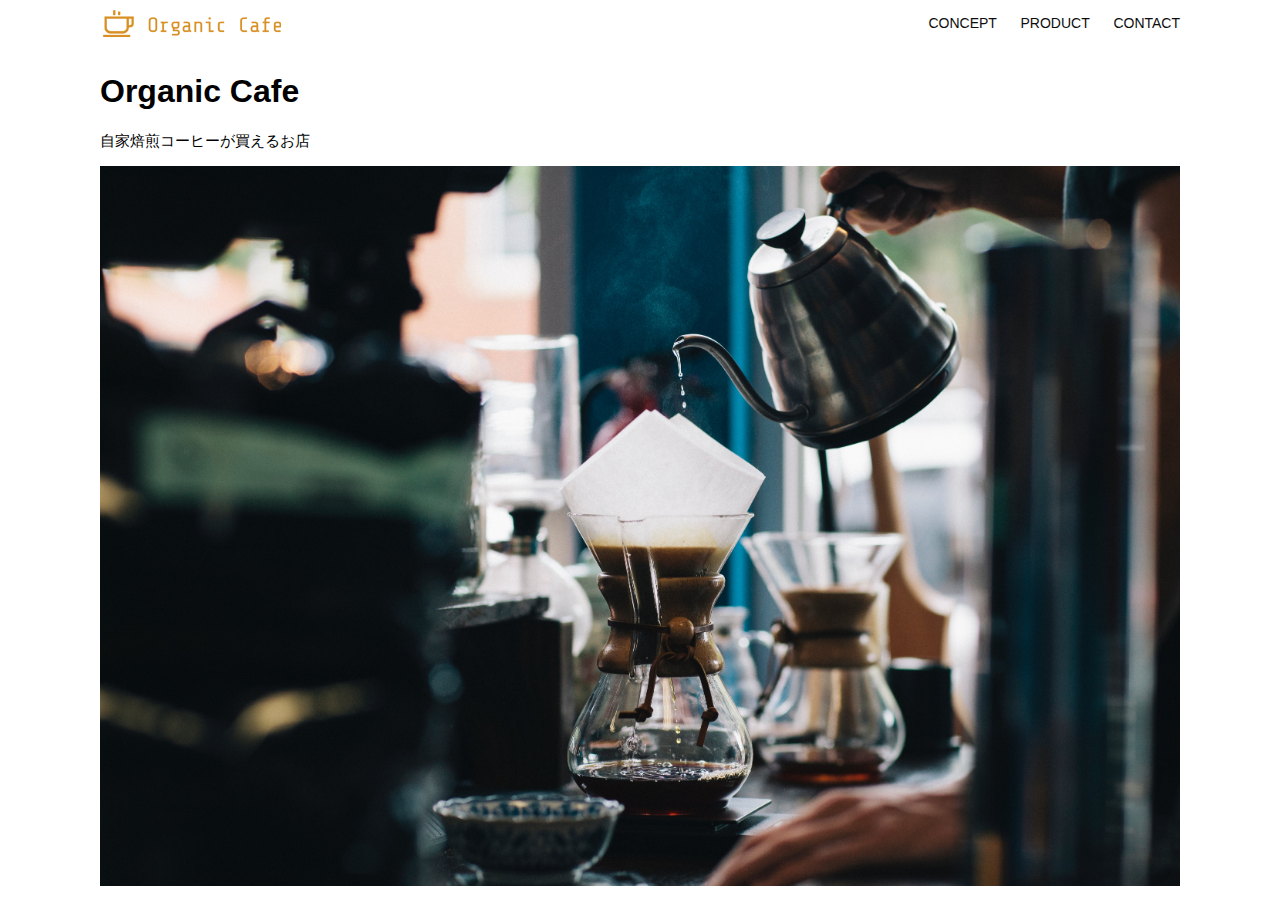
<file: advanced_kadai_013/index.html>
<!DOCTYPE html>
<html>
  <head>
    <title>Organic Cafe</title>
    <meta charset="UTF-8" />
    <meta
      name="description"
      content="自家焙煎のコーヒーがお家で楽しめるOrganic Cafe"
    />
    <meta name="viewport" content="width=device-width, initial-scale=1.0" />
    <link rel="stylesheet" href="style.css" />
  </head>
  <body>
    <!-- ヘッダー -->
    <header>
      <!-- ロゴ -->
      <a href="index.html" id="logo"
        ><img src="images/logo.png" alt="トップページに戻る"
      /></a>

      <!-- PC用ナビゲーション -->
      <nav id="nav-pc">
        <a href="index.html#concept">CONCEPT</a>
        <a href="index.html#product">PRODUCT</a>
        <a href="index.html#contact">CONTACT</a>
      </nav>
      <!-- スマホ用ナビゲーション -->
       <!-- スマホ用メニューボタン -->
     <img id="menu-sp" src="images/button-menu.png" alt="ナビゲーションを開く" onclick="document.getElementById('nav-sp').style.display = 'block'">
 
     <!-- スマホ用ナビゲーション -->
     <nav id="nav-sp">
       <img id="close" src="images/button-close.png" alt="ナビゲーションを閉じる" onclick="document.getElementById('nav-sp').style.display = 'none'">
       <a id="logo-sp" href="index.html" onclick="document.getElementById('nav-sp').style.display = 'none'"><img
           src="images/logo-sp.png" alt="トップページに戻る"></a>
       <a class="menu" href="index.html#concept"
         onclick="document.getElementById('nav-sp').style.display = 'none'">CONCEPT</a>
       <a class="menu" href="index.html#product"
         onclick="document.getElementById('nav-sp').style.display = 'none'">PRODUCT</a>
       <a class="menu" href="index.html#contact"
         onclick="document.getElementById('nav-sp').style.display = 'none'">CONTACT</a>
     </nav>



    </header>
    <main>
      <article>
        <!-- メインビジュアル -->
        <section id="main-visual">
          <div id="main-message">
            <h1>Organic Cafe</h1>
            <p>自家焙煎コーヒーが買えるお店</p>
          </div>
          <img
            src="images/main-image.jpg"
            alt="コーヒーをハンドドリップで淹れる画像"
          />
        </section>
      </article>
    </main>
  </body>
</html>
</file>
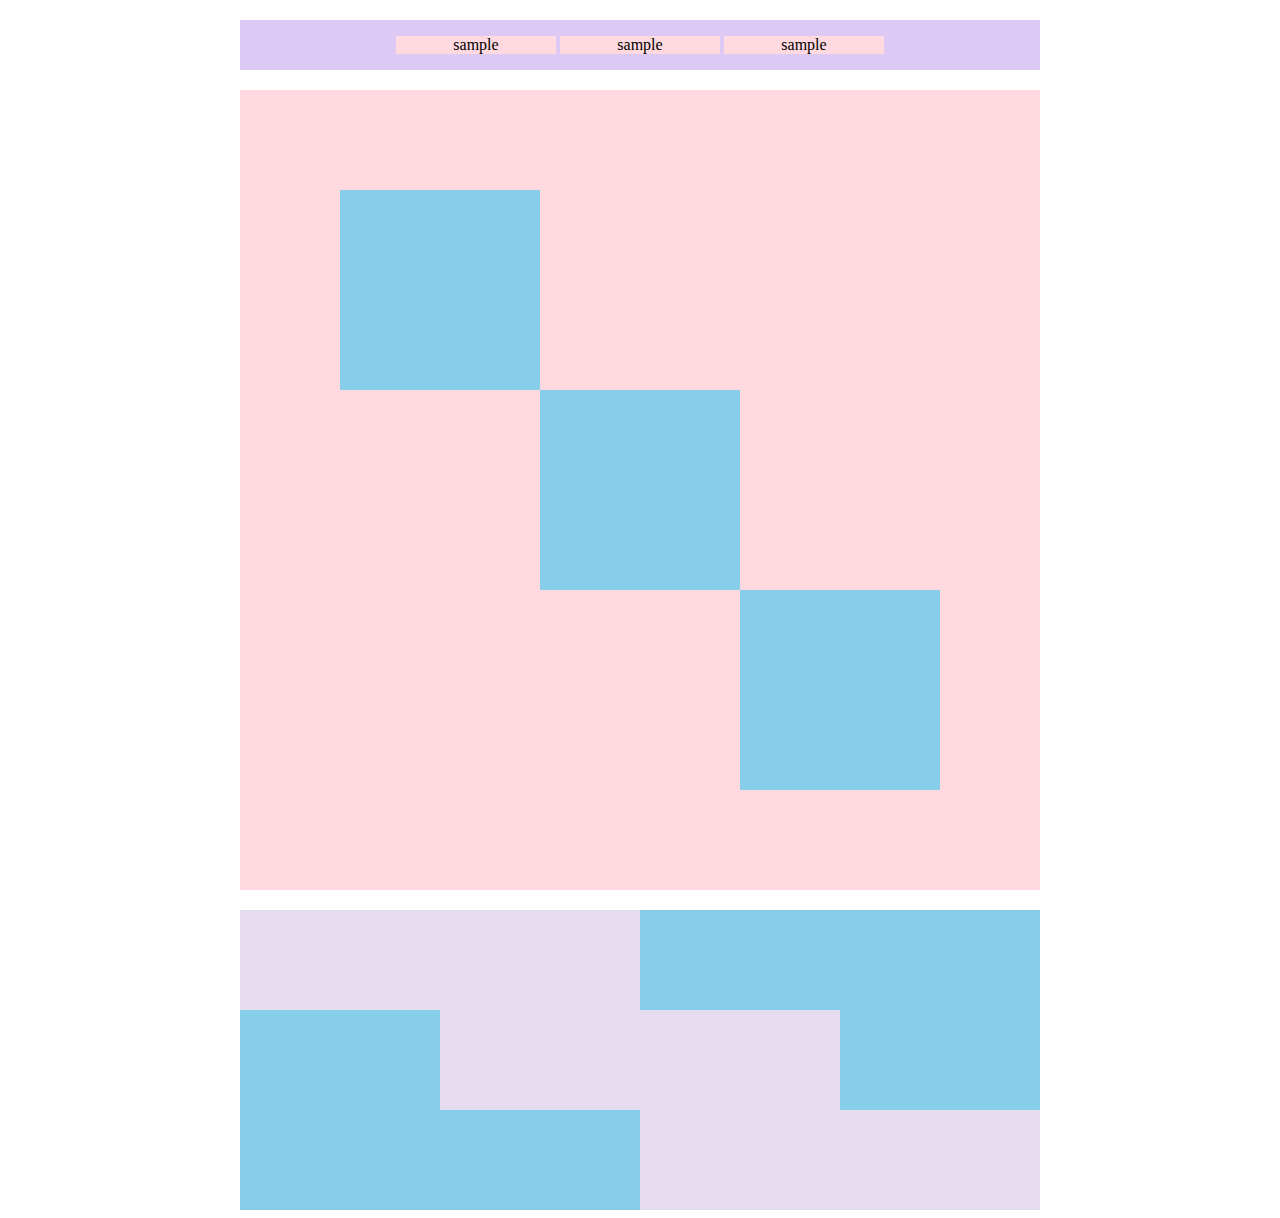
<file: kadai_018/kadai_018.html>
<!DOCTYPE html>
<head>
  <title>18章課題</title>
  <meta name="description" content="このページは18章の課題です。">
  <meta charset="UTF-8"> 
  <link rel="stylesheet" href="kadai_018.css">
</head>
<main>
  <div id="top">
    <p class="top-child">sample</p>
    <p class="top-child">sample</p>
    <p class="top-child">sample</p>
  </div>
  <div id ="middle">
    <div id="middle-child01"> </div>
    <div id="middle-child02"> </div>
    <div id="middle-child03"> </div>
  </div>
  <div id="bottom">
    <div id="bottom-child01"> </div>
    <div id="bottom-child02"> </div>
    <div id="bottom-child03"> </div>
  </div>
  




</main>

</html>
</file>
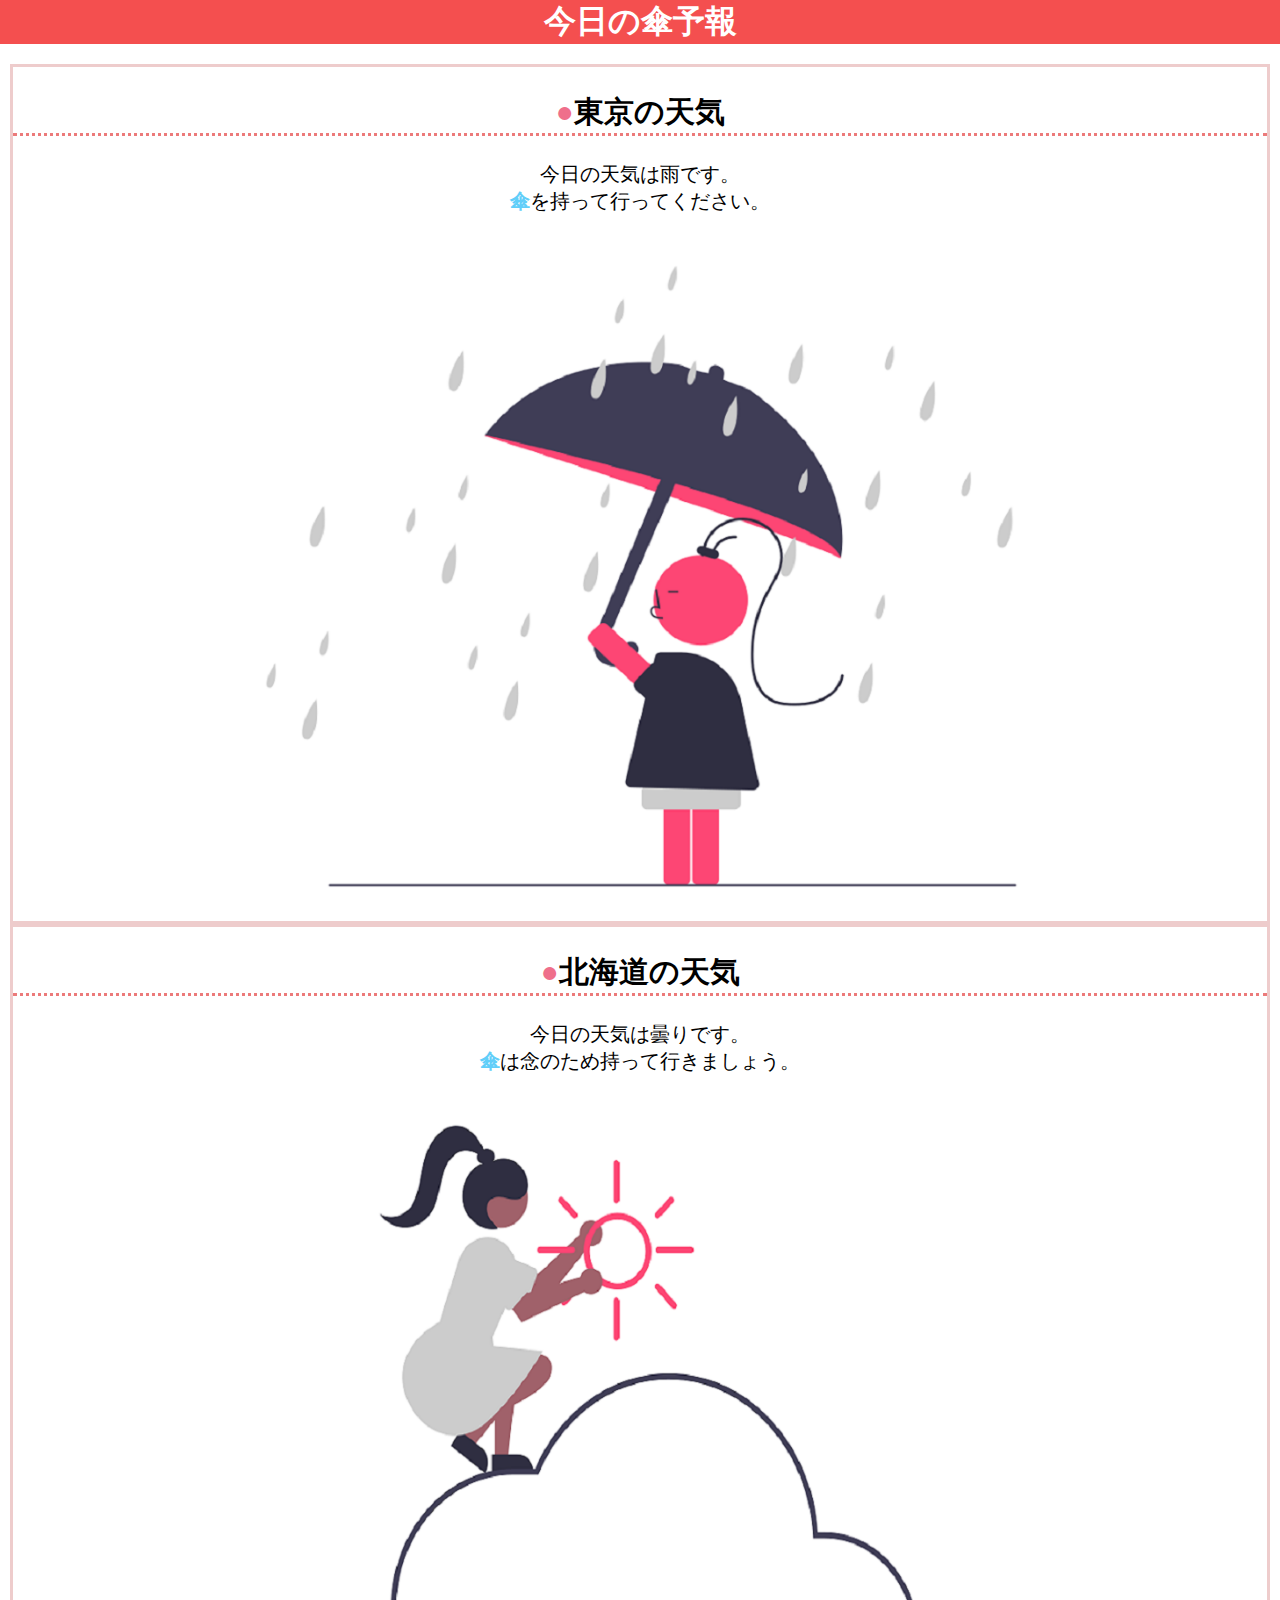
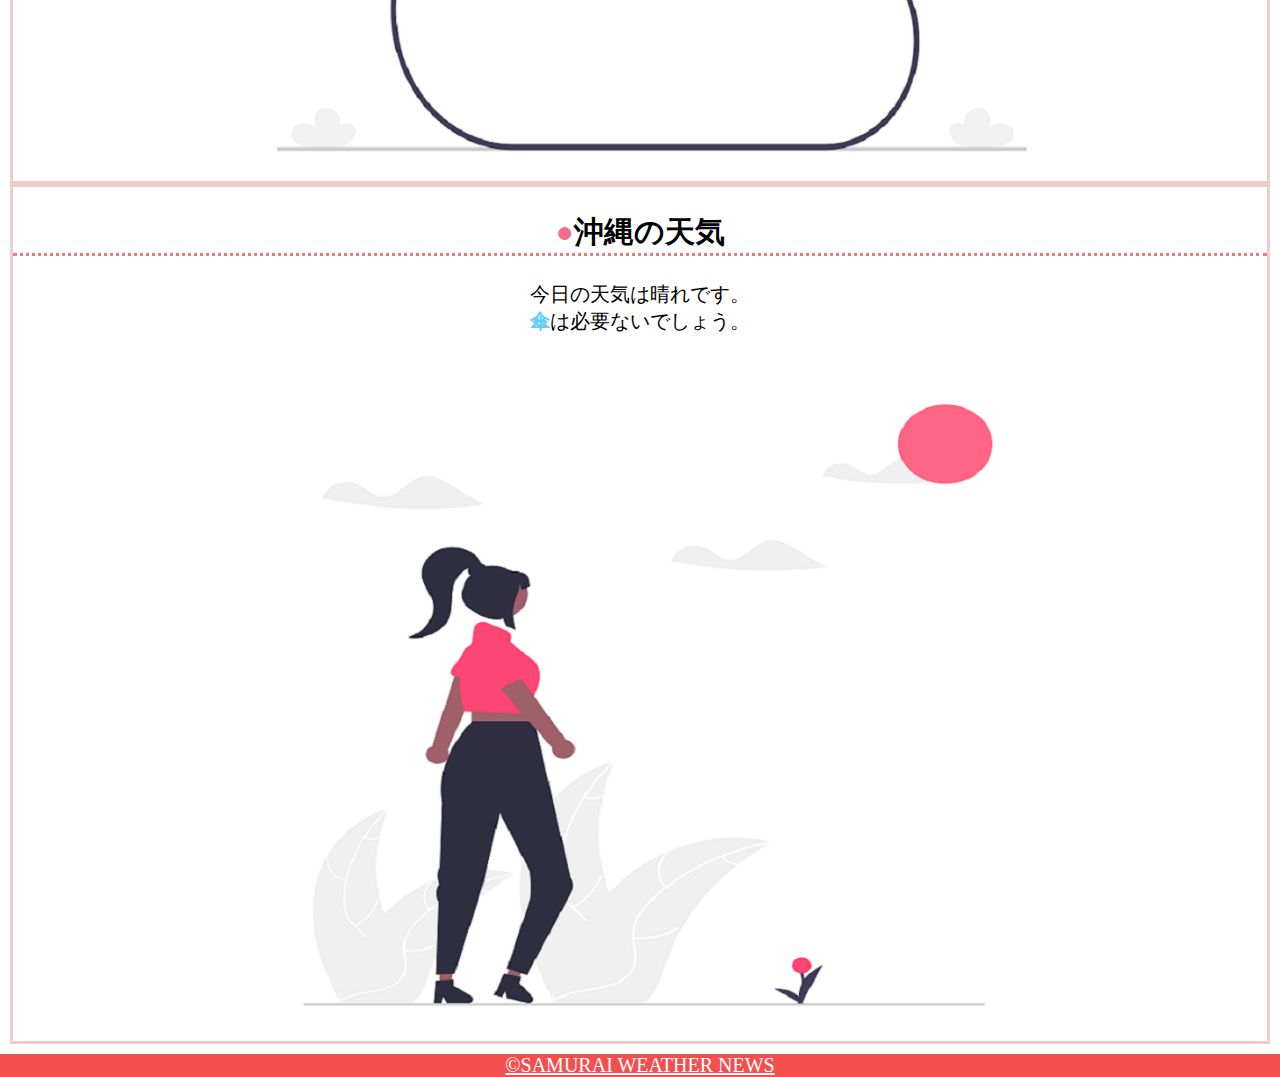
<file: kadai_022/kadai_022.html>
<!DOCTYPE html>
<head>
   <title>22章課題</title>
   <meta name="description" content="このページは22章の課題です。"></meta>
   <meta charset="UTF-8">
   <link rel="stylesheet" href="kadai_022.css">
</head>
<body>
   <header>
    <h1>今日の傘予報</h1>
   </header>
   <main>
    <div id="parent">
      <div class="contents">
        <h2>東京の天気</h2>
        <p>今日の天気は雨です。</p>
        <p>傘を持って行ってください。</p>
        <img src="images/rainy.png">
      </div>
      <div class="contents">
        <h2>北海道の天気</h2>
        <p>今日の天気は曇りです。</p>
        <p>傘は念のため持って行きましょう。</p>
        <img src="images/cloudy.png">
      </div>
      <div class="contents">
        <h2>沖縄の天気</h2>
        <p>今日の天気は晴れです。</p>
        <p>傘は必要ないでしょう。</p>
        <img src="images/sunny.png">
      </div>
    </div>

   </main>
   <footer>
     <a href="https://www.sejuku.net/corp/?_gl=1*uyssa9*_gcl_au*MjAyNjcxNzg2NC4xNzE3NTQ2ODg2*_ga*ODgwOTc1MzMwLjE3MTc1NDY4ODY.*_ga_8Y6TNFRTP7*MTcyMDA5NjAzOC42Ni4xLjE3MjAwOTgzMzYuNDIuMC4w">
      &copy;SAMURAI WEATHER NEWS
     </a>
   </footer>

</body>
</html>
</file>
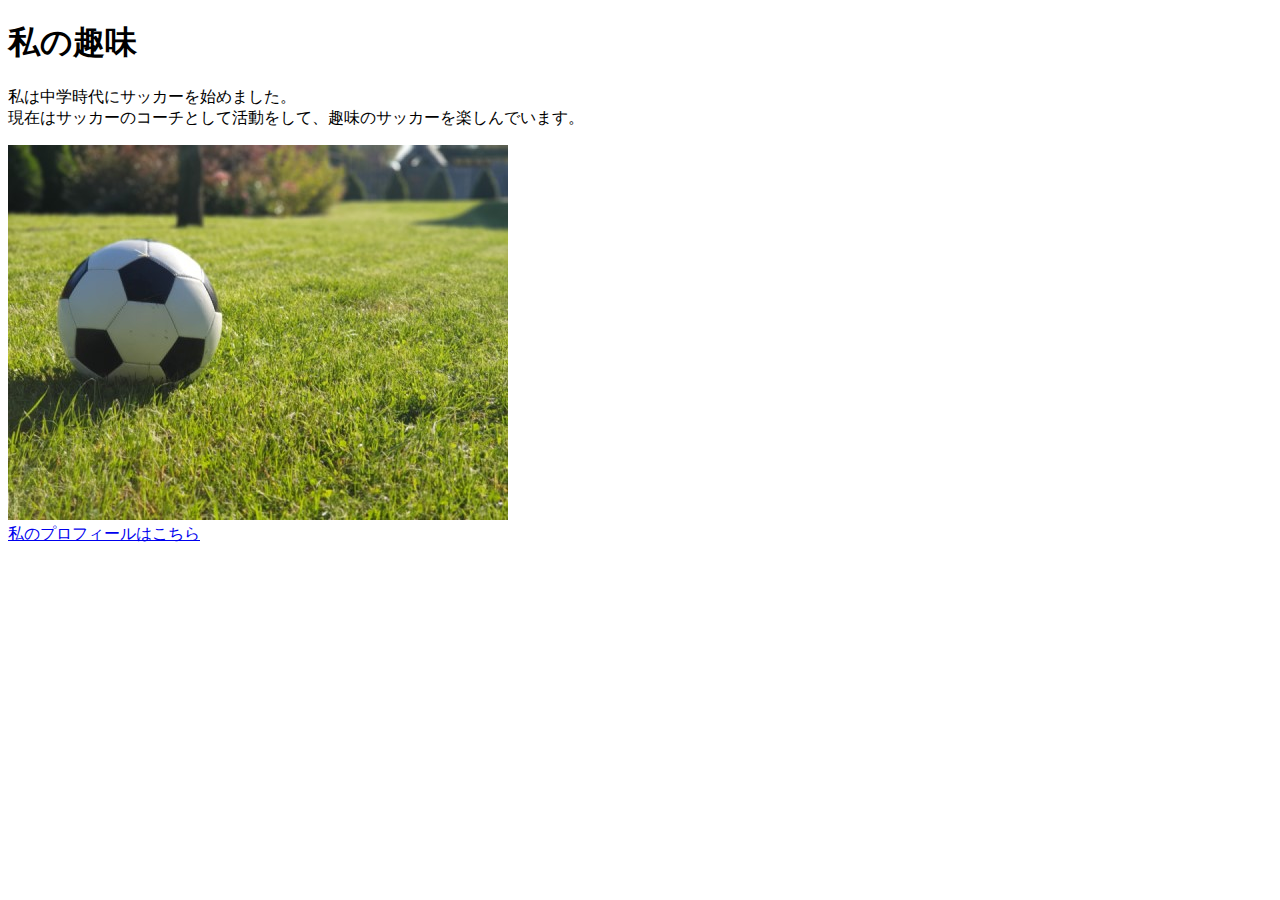
<file: kadai_005/html/kadai_005.html>
<!DOCTYPE html>
<html>
<head>
  <title>5章課題</title>
  <meta name="description" content="このページは5章の課題です">
  <meta charset="utf-8"> 
</head>  
<body>
  <h1>私の趣味</h1>
  <p>私は中学時代にサッカーを始めました。<br>現在はサッカーのコーチとして活動をして、趣味のサッカーを楽しんでいます。</p>
  <img src="../images/sample.jpg">
  <br><a href="https://twitter.com/samuraijuku">私のプロフィールはこちら</a>
</body>  
</html>
</file>
<file: advanced_kadai_013/style.css>
/* PC、スマホ共通スタイル */
body {
  font-family: "Source Sans Pro", "Hiragino Kaku Gothic ProN", Meiryo, Arial,
    sans-serif;
}

p {
  font-size: 15px;
}

#main-visual>img {
  width: 100%;
}

/*================
PC用のスタイル 
=================*/
@media screen and (min-width: 768px) {
  /* 横幅設定 */
  body {
    max-width: 1080px;
    min-width: 960px;
    margin: 0 auto 0 auto;
  }

  /* ヘッダー */
  header {
    display: flex;
    justify-content: space-between;
  }

  /* ナビゲーションのレイアウト */
  #nav-pc {
    text-align: right;
    font-size: 14px;
    padding-top: 15px;
  }

  /* ナビゲーションのリンクの装飾設定 */
  #nav-pc>a {
    text-decoration: none;
    margin-left: 20px;
  }

  #nav-pc>a:link {
    color: #0d0d0d;
  }

  #nav-pc>a:visited {
    color: #0d0d0d;
  }

  #nav-pc>a:hover {
    color: #0d0d0d;
    text-decoration: underline;
  }

  #nav-pc>a:active {
    color: #0d0d0d;
  }

  #menu-sp {
    display: none;
  }
  #nav-sp {
    display: none;
  }
}

@media screen and (max-width: 767px) {

  body {
    min-width:375px;
    margin:0px;
  }
  #nav-pc {
    display: none;    
  }
  #menu-sp {
    float: right;
    padding: 0;
  }
  #nav-sp {
    background-color:#ce933e;
    position: absolute;
    left: 0;
    top: 0;
    height: 100%;
    width: 100%;
    display: none;
    z-index: 100;
  }

  #close {
    position: absolute;
    top: 20px;
    right: 20px;
  }

  #logo-sp {
    margin: 80px,0px,30px,20px;
  }

  #nav-sp > a {
    display: block;
  }
  #nav-sp > a:link {
    color:#ffffff;
  }

  #nav-sp > a:visited {
    color:#ffffff;
  }

  #nav-sp > a:hover {
    color:#ffffff;
    text-decoration:underline;
  }
  #nav-sp > a:active {
    color:#ffffff;
    text-decoration:none;
  }
  #nav-sp > .menu {
    text-decoration:none;
    display: block;
    margin: 20px;
    height: 44px;
    font-size: 16px;
    background-image: url("images/arrow.png");
    background-repeat:no-repeat;
    background-position:right top;
    
  }

}
</file>
<file: kadai_018/kadai_018.css>
#top {
  width:800px;
  background-color: #dcc9f4;
  margin-top:20px;
  margin-bottom:20px;      
  margin-left: auto;
  margin-right: auto;
  text-align: center; 
}

.top-child{
  width: 20%;
  background-color: #ffd9df;
  display: inline-block;
}

#middle {
  position: relative;
  width:800px;
  height: 800px;
  margin: 20px auto;
  background-color: #ffd9df;
}

#middle-child01, #middle-child02, #middle-child03 {
  width:200px;
  height:200px;
  background-color: #87ceeb;
} 

#middle-child01 {
  position:absolute;
  top:100px;
  left:100px;
}
#middle-child02 {
  position:absolute;
  top:300px;
  left:300px;
}
#middle-child03 {
  position:absolute;
  top:500px;
  left:500px;
}

#bottom {
  margin: 0px auto;
  width: 800px;
  height: 300px;
  background-color: #87ceeb;
}

#bottom-child01, #bottom-child02, #bottom-child03 {
  width:400px;
  height:100px;
  background-color: #e5dcf0;
} 

#bottom-child02 {

  position:relative; 
  left:200px;
}

#bottom-child03 {

  position:relative; 
  left:400px;
}
</file>
<file: kadai_022/kadai_022.css>
h1, p,body {
  margin: 0px;
}

p,  a {
  font-size: 20px;
}

header {
  margin-bottom: 20px;
  background-color: rgb(244, 79, 79);
  text-align: center;
}

h1 {
  color: rgb(255, 255, 255);
}

main {
  margin: 10px;
}

#parent {
  display: flex;
  justify-content: space-around;
}

.contents {
  border: 3px, solid, rgb(238, 204, 204);
  flex-basis:25%;
  padding: 10px, 15px;
  margin: 20px, 0px;
  text-align: center;
}

h2 {
  font-size: 25px; 
  border-bottom: 3px dotted rgb(236, 122, 122);
}

h2::before{
  content: "●";
  color:rgb(239, 111, 139);
}

.contents p:nth-of-type(2)::first-letter {
  font-weight: bold;
  color:rgb(97, 206, 249);
}

img {
  margin: 10px, 0px;
  width: 70%;
}

footer {
  background-color: rgb(244, 79, 79);
  text-align: center;
}

a {
  color: rgb(255, 255, 255);
}

footer:visited {
  color:rgb(193, 234, 251)
}

footer:hover {
  color:rgb(245, 178, 168)
}

@media screen and (min-width: 768px) {
  h2 {
    font-size: 30px;
  }

  p {
    font: 25px;
  }

  #parent {
    flex-direction: column;
}
}
</file>
